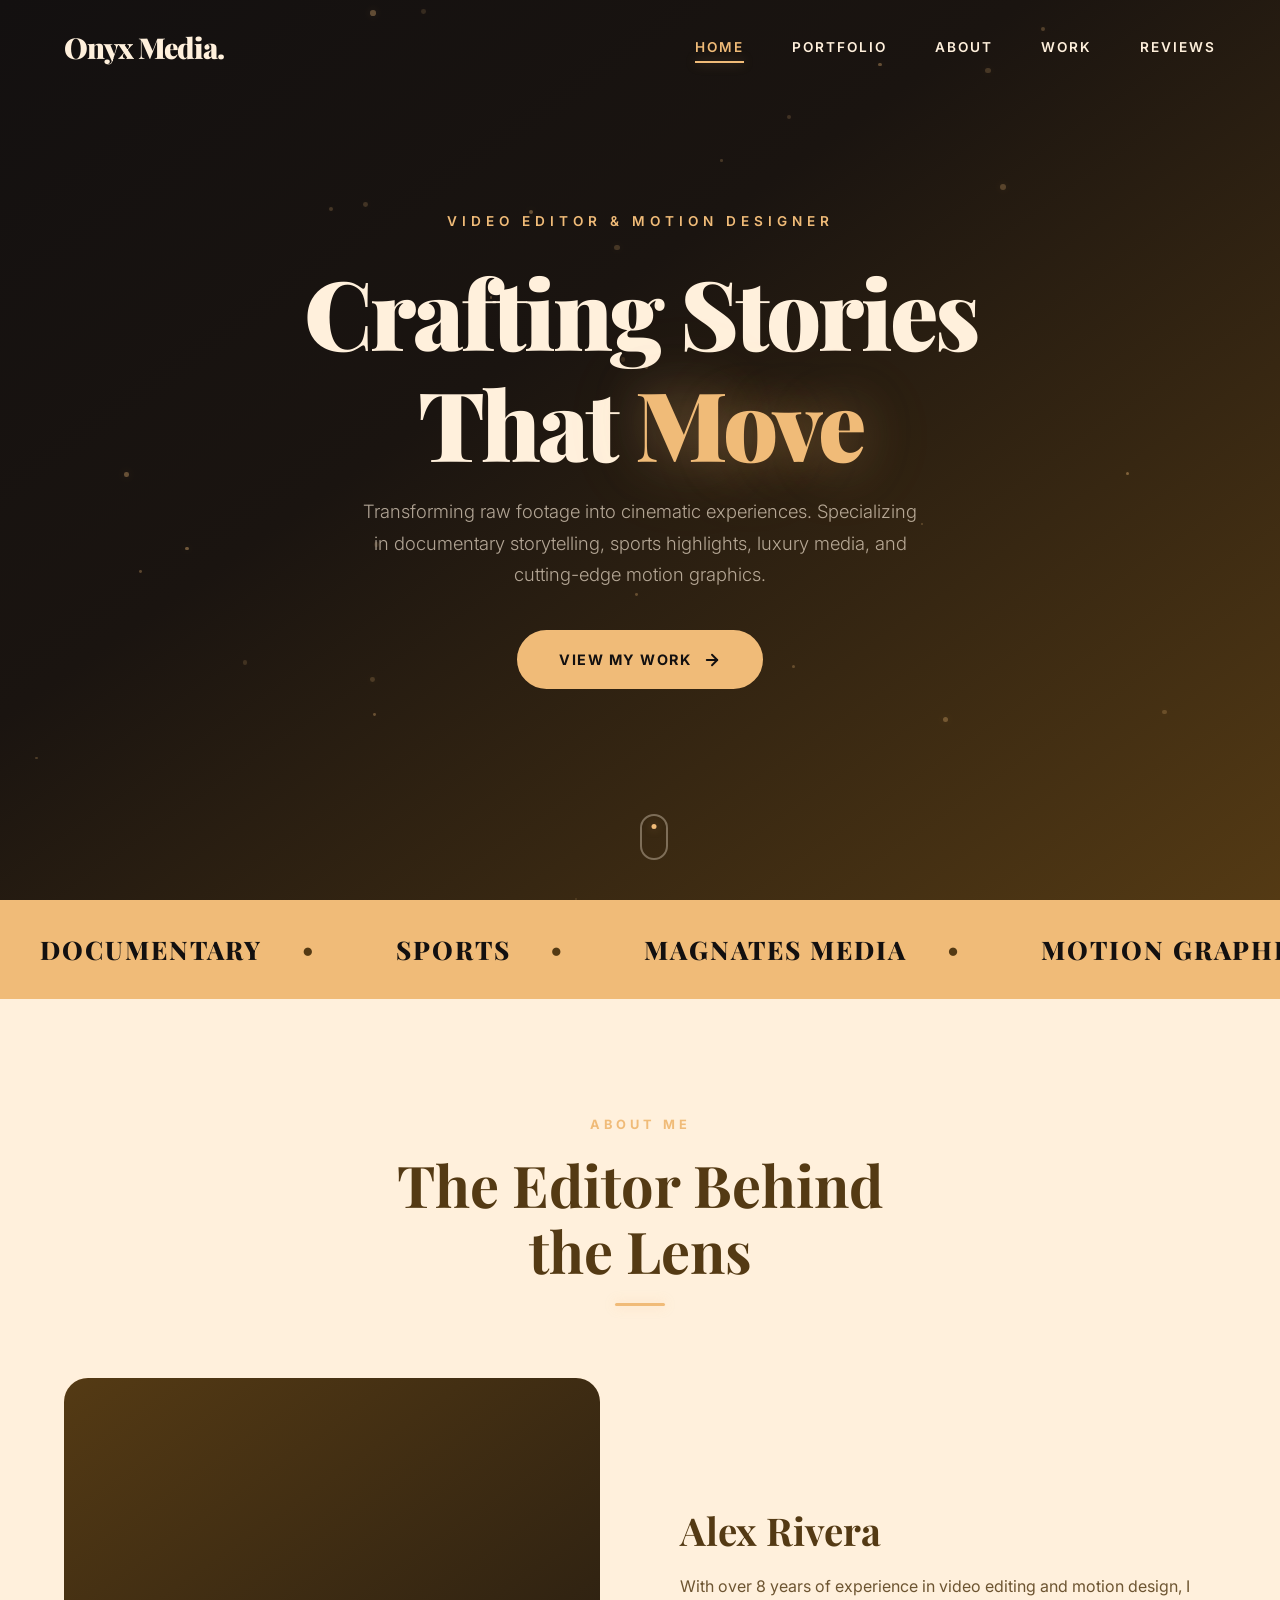
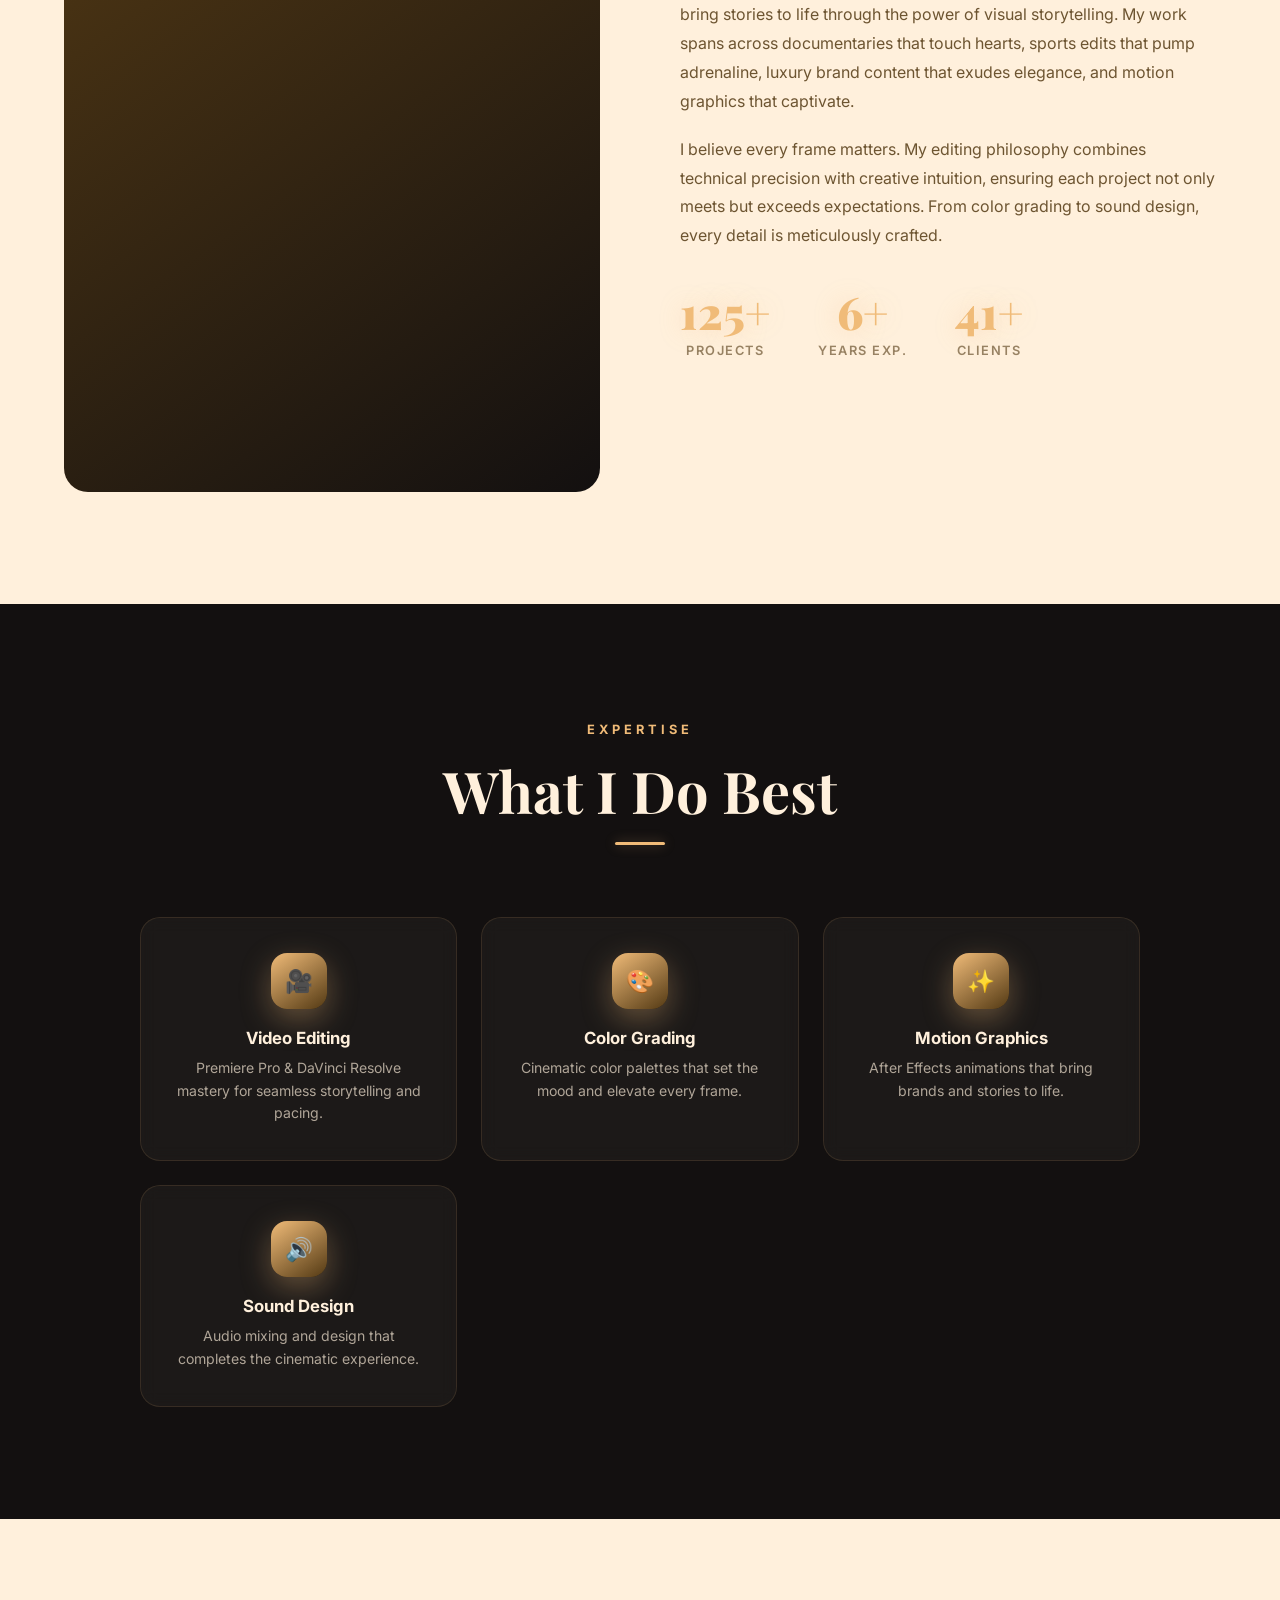
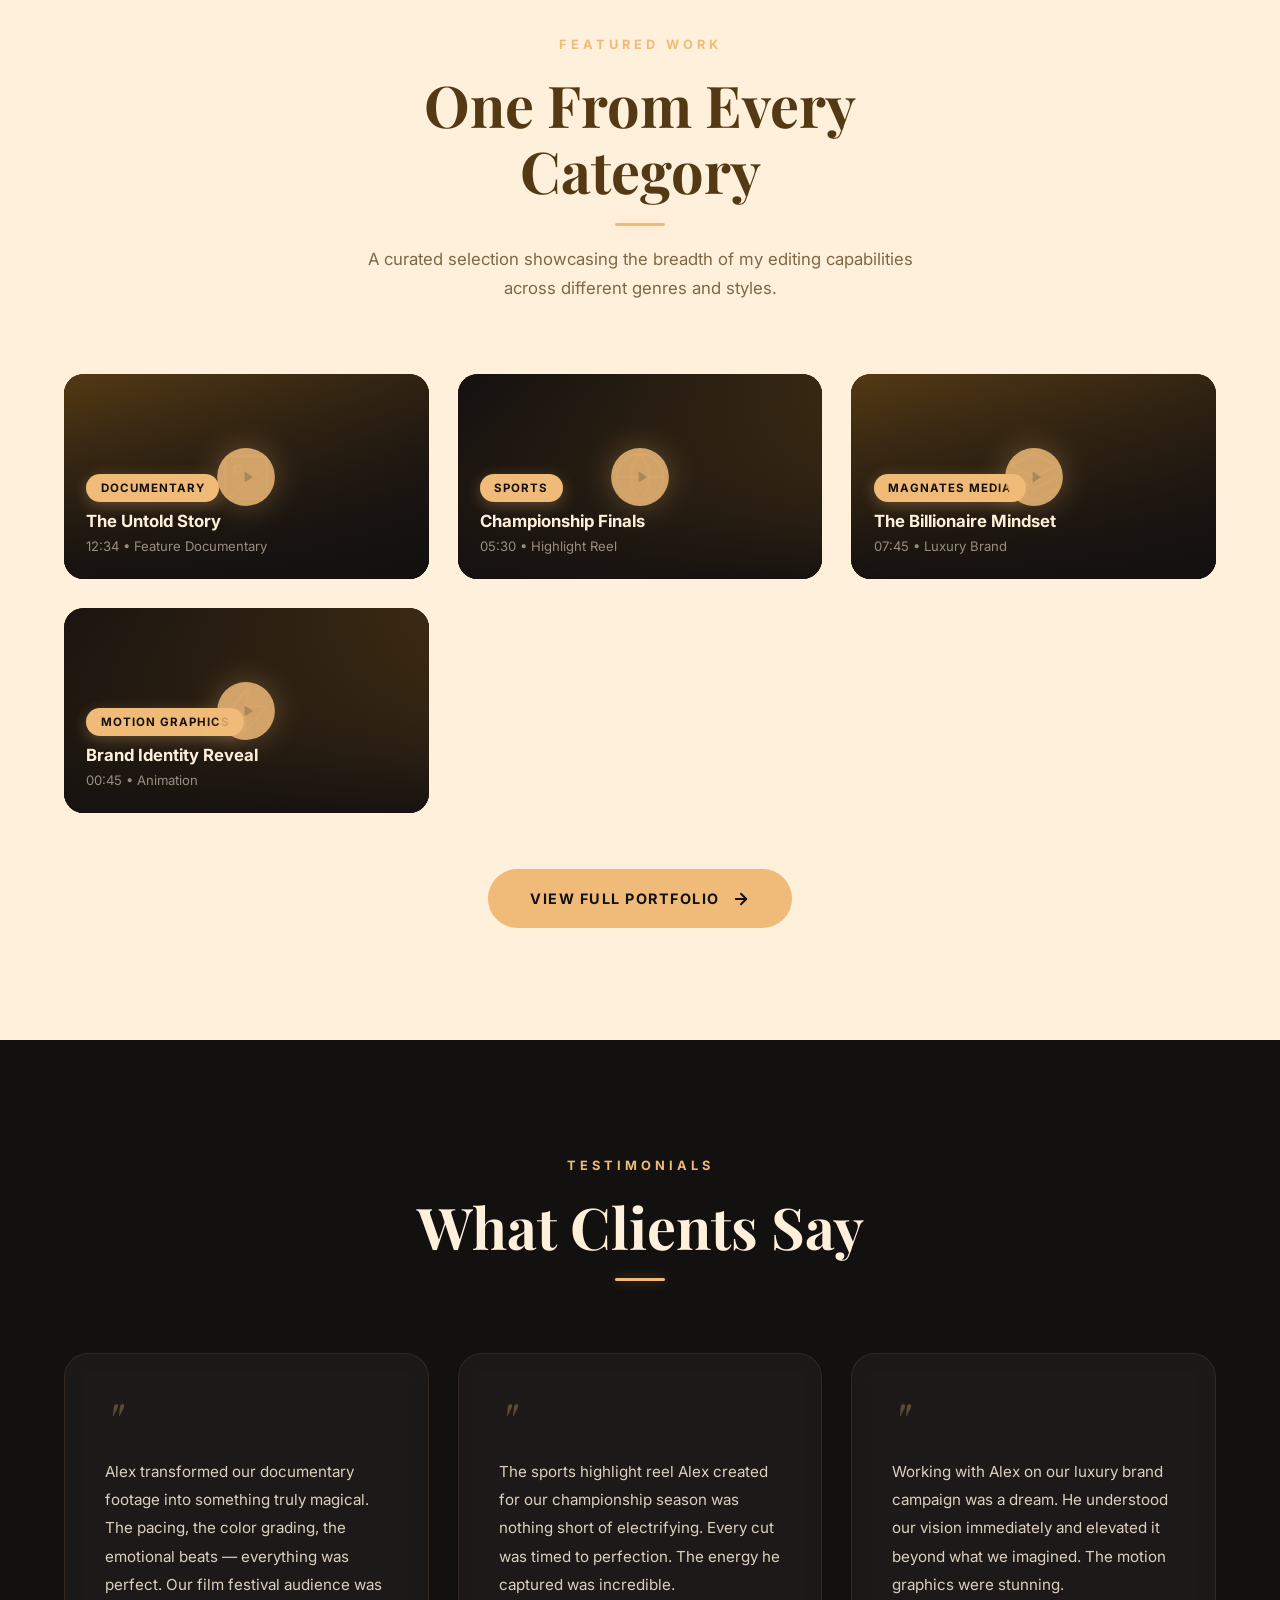
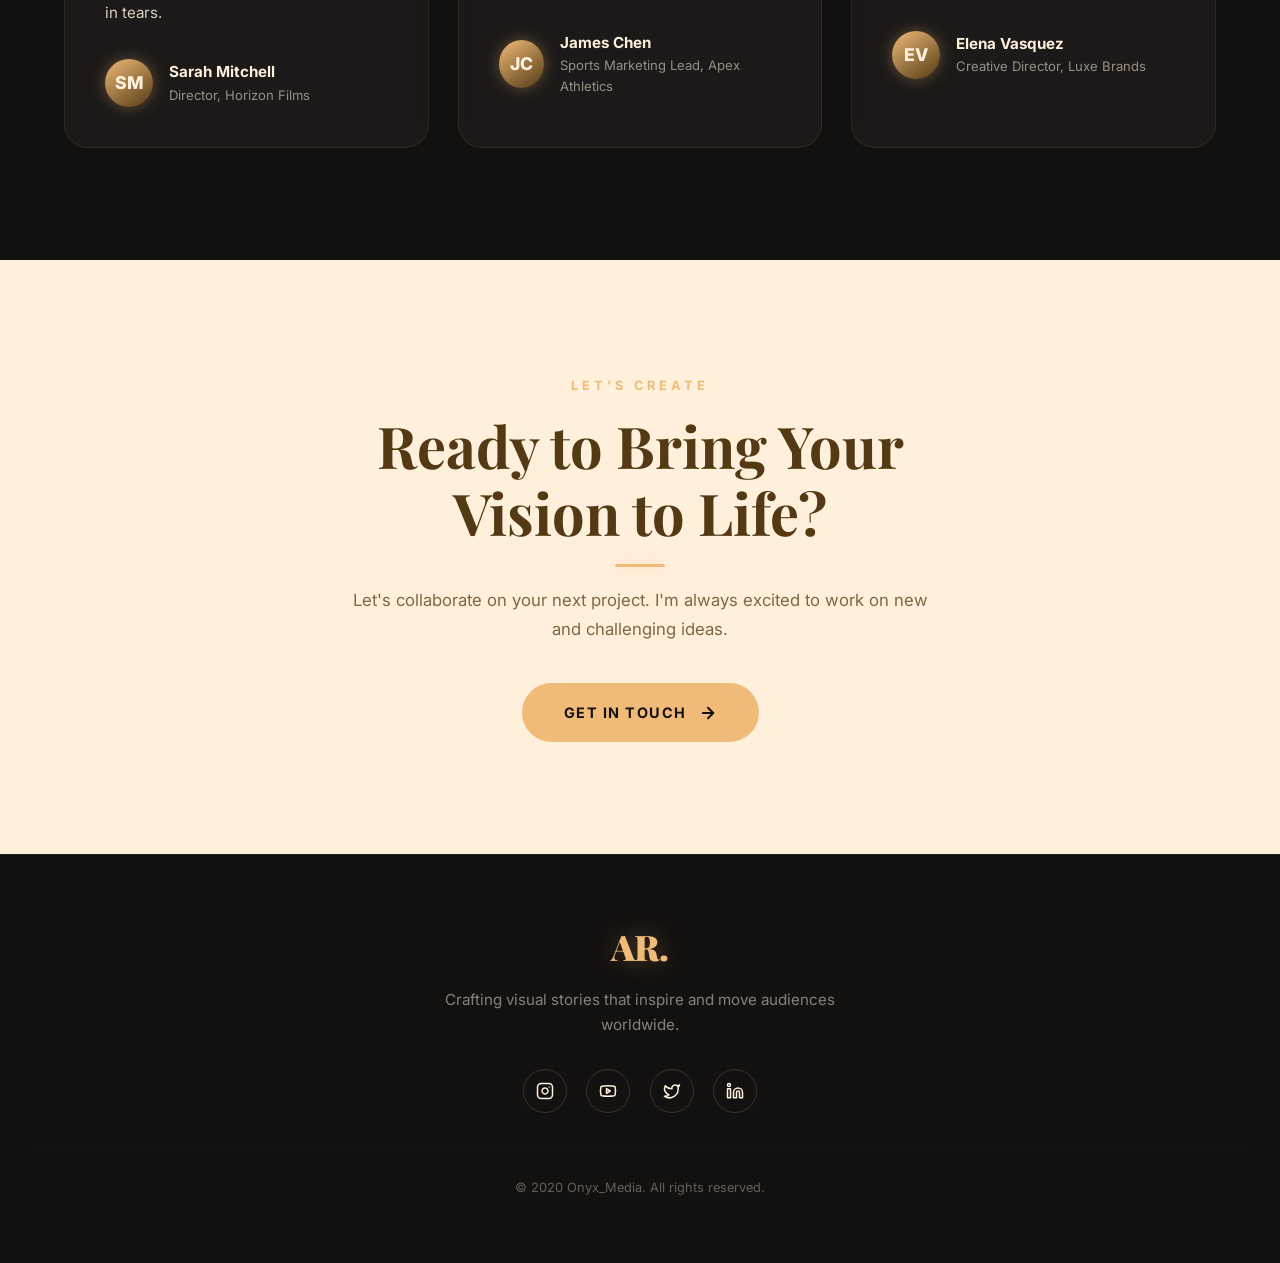
<file: index.html>
<!DOCTYPE html>
<html lang="en">
<head>
<meta charset="UTF-8">
<meta name="viewport" content="width=device-width, initial-scale=1.0">
<title>Muhammad Fahad | Video Editor & Motion Designer</title>
<meta name="description" content="Professional video editing portfolio. Documentary, Sports, Magnates Media, and Motion Graphics.">
<link rel="stylesheet" href="css/styles.css">
</head>
<body>

<nav class="nav">
  <a href="index.html" class="nav-logo">Onyx Media.</a>
  <ul class="nav-links">
    <li><a href="index.html" class="nav-link active">Home</a></li>
    <li><a href="portfolio.html" class="nav-link">Portfolio</a></li>
    <li><a href="#about" class="nav-link">About</a></li>
    <li><a href="#work" class="nav-link">Work</a></li>
    <li><a href="#reviews" class="nav-link">Reviews</a></li>
  </ul>
</nav>

<!-- HERO -->
<section class="hero" id="home">
  <div class="hero-bg"></div>
  <div class="hero-particles"></div>
  <div class="hero-content">
    <p class="hero-subtitle">Video Editor & Motion Designer</p>
    <h1 class="hero-title">Crafting Stories<br>That <span>Move</span></h1>
    <p class="hero-desc">Transforming raw footage into cinematic experiences. Specializing in documentary storytelling, sports highlights, luxury media, and cutting-edge motion graphics.</p>
    <a href="portfolio.html" class="hero-cta">
      <span>View My Work</span>
      <svg width="18" height="18" viewBox="0 0 24 24" fill="none" stroke="currentColor" stroke-width="2.5" stroke-linecap="round" stroke-linejoin="round"><path d="M5 12h14"/><path d="m12 5 7 7-7 7"/></svg>
    </a>
  </div>
  <div class="hero-scroll"><div class="scroll-indicator"></div></div>
</section>

<!-- MARQUEE -->
<div class="marquee-wrap">
  <div class="marquee-track">
    <span class="marquee-item">Documentary<span class="marquee-dot">&#9679;</span></span>
    <span class="marquee-item">Sports<span class="marquee-dot">&#9679;</span></span>
    <span class="marquee-item">Magnates Media<span class="marquee-dot">&#9679;</span></span>
    <span class="marquee-item">Motion Graphics<span class="marquee-dot">&#9679;</span></span>
    <span class="marquee-item">Color Grading<span class="marquee-dot">&#9679;</span></span>
    <span class="marquee-item">Sound Design<span class="marquee-dot">&#9679;</span></span>
    <span class="marquee-item">Documentary<span class="marquee-dot">&#9679;</span></span>
    <span class="marquee-item">Sports<span class="marquee-dot">&#9679;</span></span>
    <span class="marquee-item">Magnates Media<span class="marquee-dot">&#9679;</span></span>
    <span class="marquee-item">Motion Graphics<span class="marquee-dot">&#9679;</span></span>
    <span class="marquee-item">Color Grading<span class="marquee-dot">&#9679;</span></span>
    <span class="marquee-item">Sound Design<span class="marquee-dot">&#9679;</span></span>
  </div>
</div>

<!-- ABOUT -->
<section class="section section-cream" id="about">
  <div class="section-header reveal">
    <span class="section-label">About Me</span>
    <h2 class="section-title">The Editor Behind<br>the Lens</h2>
    <div class="animated-line"></div>
  </div>
  <div class="about-grid">
    <div class="about-image reveal">
      <div class="about-frame">
        <div class="about-frame-inner">
          <div class="about-glow"></div>
          <svg class="about-avatar" viewBox="0 0 24 24" fill="none" stroke="currentColor" stroke-width=".8"><path d="M20 21v-2a4 4 0 0 0-4-4H8a4 4 0 0 0-4 4v2"/><circle cx="12" cy="7" r="4"/></svg>
        </div>
      </div>
    </div>
    <div class="about-content reveal reveal-d2">
      <h3>Alex Rivera</h3>
      <p>With over 8 years of experience in video editing and motion design, I bring stories to life through the power of visual storytelling. My work spans across documentaries that touch hearts, sports edits that pump adrenaline, luxury brand content that exudes elegance, and motion graphics that captivate.</p>
      <p>I believe every frame matters. My editing philosophy combines technical precision with creative intuition, ensuring each project not only meets but exceeds expectations. From color grading to sound design, every detail is meticulously crafted.</p>
      <div class="about-stats">
        <div class="stat-item">
          <div class="stat-num" data-counter="150" data-counter-suffix="+">0</div>
          <div class="stat-label">Projects</div>
        </div>
        <div class="stat-item">
          <div class="stat-num" data-counter="8" data-counter-suffix="+">0</div>
          <div class="stat-label">Years Exp.</div>
        </div>
        <div class="stat-item">
          <div class="stat-num" data-counter="50" data-counter-suffix="+">0</div>
          <div class="stat-label">Clients</div>
        </div>
      </div>
    </div>
  </div>
</section>

<!-- SKILLS -->
<section class="section section-dark">
  <div class="section-header reveal">
    <span class="section-label">Expertise</span>
    <h2 class="section-title">What I Do Best</h2>
    <div class="animated-line"></div>
  </div>
  <div class="skills-grid">
    <div class="skill-card reveal reveal-d1">
      <div class="skill-icon">&#127909;</div>
      <h4>Video Editing</h4>
      <p>Premiere Pro & DaVinci Resolve mastery for seamless storytelling and pacing.</p>
    </div>
    <div class="skill-card reveal reveal-d2">
      <div class="skill-icon">&#127912;</div>
      <h4>Color Grading</h4>
      <p>Cinematic color palettes that set the mood and elevate every frame.</p>
    </div>
    <div class="skill-card reveal reveal-d3">
      <div class="skill-icon">&#10024;</div>
      <h4>Motion Graphics</h4>
      <p>After Effects animations that bring brands and stories to life.</p>
    </div>
    <div class="skill-card reveal reveal-d4">
      <div class="skill-icon">&#128266;</div>
      <h4>Sound Design</h4>
      <p>Audio mixing and design that completes the cinematic experience.</p>
    </div>
  </div>
</section>

<!-- FEATURED WORK -->
<section class="section section-cream" id="work">
  <div class="section-header reveal">
    <span class="section-label">Featured Work</span>
    <h2 class="section-title">One From Every<br>Category</h2>
    <div class="animated-line"></div>
    <p class="section-desc">A curated selection showcasing the breadth of my editing capabilities across different genres and styles.</p>
  </div>
  <div class="video-grid">
    <!-- Documentary -->
    <div class="video-card reveal reveal-d1" data-video-url="https://drive.google.com/file/d/YOUR_DOC_ID_1/preview" data-video-title="The Untold Story" data-video-category="Documentary" data-category="documentary">
      <div class="video-thumb">
        <div class="video-thumb-bg" style="background:linear-gradient(145deg,#543A14,#131010);">
          <svg width="56" height="56" viewBox="0 0 24 24" fill="none" stroke="#F0BB78" stroke-width="1"><rect x="3" y="3" width="18" height="18" rx="2"/><circle cx="8.5" cy="8.5" r="1.5"/><path d="M21 15l-5-5L5 21"/></svg>
        </div>
        <div class="video-overlay">
          <div class="play-btn"><svg viewBox="0 0 24 24"><path d="M8 5v14l11-7z"/></svg></div>
          <span class="video-cat">Documentary</span>
          <h3 class="video-title">The Untold Story</h3>
          <p class="video-meta">12:34 &bull; Feature Documentary</p>
        </div>
      </div>
    </div>
    <!-- Sports -->
    <div class="video-card reveal reveal-d2" data-video-url="https://drive.google.com/file/d/YOUR_SPORT_ID_1/preview" data-video-title="Championship Finals" data-video-category="Sports" data-category="sports">
      <div class="video-thumb">
        <div class="video-thumb-bg" style="background:linear-gradient(145deg,#131010,#543A14);">
          <svg width="56" height="56" viewBox="0 0 24 24" fill="none" stroke="#F0BB78" stroke-width="1"><circle cx="12" cy="12" r="10"/><path d="M12 2a14.5 14.5 0 0 0 0 20 14.5 14.5 0 0 0 0-20"/><path d="M2 12h20"/></svg>
        </div>
        <div class="video-overlay">
          <div class="play-btn"><svg viewBox="0 0 24 24"><path d="M8 5v14l11-7z"/></svg></div>
          <span class="video-cat">Sports</span>
          <h3 class="video-title">Championship Finals</h3>
          <p class="video-meta">05:30 &bull; Highlight Reel</p>
        </div>
      </div>
    </div>
    <!-- Magnates -->
    <div class="video-card reveal reveal-d3" data-video-url="https://drive.google.com/file/d/YOUR_MAG_ID_1/preview" data-video-title="The Billionaire Mindset" data-video-category="Magnates Media" data-category="magnates">
      <div class="video-thumb">
        <div class="video-thumb-bg" style="background:linear-gradient(145deg,#543A14,#1a1410);">
          <svg width="56" height="56" viewBox="0 0 24 24" fill="none" stroke="#F0BB78" stroke-width="1"><path d="M12 2L2 7l10 5 10-5-10-5z"/><path d="M2 17l10 5 10-5"/><path d="M2 12l10 5 10-5"/></svg>
        </div>
        <div class="video-overlay">
          <div class="play-btn"><svg viewBox="0 0 24 24"><path d="M8 5v14l11-7z"/></svg></div>
          <span class="video-cat">Magnates Media</span>
          <h3 class="video-title">The Billionaire Mindset</h3>
          <p class="video-meta">07:45 &bull; Luxury Brand</p>
        </div>
      </div>
    </div>
    <!-- Motion Graphics -->
    <div class="video-card reveal reveal-d4" data-video-url="https://drive.google.com/file/d/YOUR_MG_ID_1/preview" data-video-title="Brand Identity Reveal" data-video-category="Motion Graphics" data-category="motion-graphics">
      <div class="video-thumb">
        <div class="video-thumb-bg" style="background:linear-gradient(145deg,#1a1410,#543A14);">
          <svg width="56" height="56" viewBox="0 0 24 24" fill="none" stroke="#F0BB78" stroke-width="1"><polygon points="13 2 3 14 12 14 11 22 21 10 12 10 13 2"/></svg>
        </div>
        <div class="video-overlay">
          <div class="play-btn"><svg viewBox="0 0 24 24"><path d="M8 5v14l11-7z"/></svg></div>
          <span class="video-cat">Motion Graphics</span>
          <h3 class="video-title">Brand Identity Reveal</h3>
          <p class="video-meta">00:45 &bull; Animation</p>
        </div>
      </div>
    </div>
  </div>
  <div style="text-align:center;margin-top:3.5rem;">
    <a href="portfolio.html" class="hero-cta" style="opacity:1;animation:none;">
      <span>View Full Portfolio</span>
      <svg width="18" height="18" viewBox="0 0 24 24" fill="none" stroke="currentColor" stroke-width="2.5" stroke-linecap="round" stroke-linejoin="round"><path d="M5 12h14"/><path d="m12 5 7 7-7 7"/></svg>
    </a>
  </div>
</section>

<!-- TESTIMONIALS -->
<section class="section section-dark" id="reviews">
  <div class="section-header reveal">
    <span class="section-label">Testimonials</span>
    <h2 class="section-title">What Clients Say</h2>
    <div class="animated-line"></div>
  </div>
  <div class="testimonials-grid">
    <div class="testimonial-card reveal reveal-d1">
      <div class="testimonial-quote">"</div>
      <p class="testimonial-text">Alex transformed our documentary footage into something truly magical. The pacing, the color grading, the emotional beats &mdash; everything was perfect. Our film festival audience was in tears.</p>
      <div class="testimonial-author">
        <div class="testimonial-avatar">SM</div>
        <div>
          <div class="testimonial-name">Sarah Mitchell</div>
          <div class="testimonial-role">Director, Horizon Films</div>
        </div>
      </div>
    </div>
    <div class="testimonial-card reveal reveal-d2">
      <div class="testimonial-quote">"</div>
      <p class="testimonial-text">The sports highlight reel Alex created for our championship season was nothing short of electrifying. Every cut was timed to perfection. The energy he captured was incredible.</p>
      <div class="testimonial-author">
        <div class="testimonial-avatar">JC</div>
        <div>
          <div class="testimonial-name">James Chen</div>
          <div class="testimonial-role">Sports Marketing Lead, Apex Athletics</div>
        </div>
      </div>
    </div>
    <div class="testimonial-card reveal reveal-d3">
      <div class="testimonial-quote">"</div>
      <p class="testimonial-text">Working with Alex on our luxury brand campaign was a dream. He understood our vision immediately and elevated it beyond what we imagined. The motion graphics were stunning.</p>
      <div class="testimonial-author">
        <div class="testimonial-avatar">EV</div>
        <div>
          <div class="testimonial-name">Elena Vasquez</div>
          <div class="testimonial-role">Creative Director, Luxe Brands</div>
        </div>
      </div>
    </div>
  </div>
</section>

<!-- CTA -->
<section class="section section-cream" style="text-align:center;">
  <div class="reveal">
    <span class="section-label">Let's Create</span>
    <h2 class="section-title">Ready to Bring Your<br>Vision to Life?</h2>
    <div class="animated-line"></div>
    <p class="section-desc" style="margin-bottom:2.5rem;">Let's collaborate on your next project. I'm always excited to work on new and challenging ideas.</p>
    <a href="mailto:alex.rivera@example.com" class="hero-cta" style="opacity:1;animation:none;">
      <span>Get In Touch</span>
      <svg width="18" height="18" viewBox="0 0 24 24" fill="none" stroke="currentColor" stroke-width="2.5" stroke-linecap="round" stroke-linejoin="round"><path d="M5 12h14"/><path d="m12 5 7 7-7 7"/></svg>
    </a>
  </div>
</section>

<!-- FOOTER -->
<footer class="footer">
  <div class="footer-logo">AR.</div>
  <p class="footer-text">Crafting visual stories that inspire and move audiences worldwide.</p>
  <div class="footer-social">
    <a href="#" class="social-link" aria-label="Instagram"><svg width="18" height="18" viewBox="0 0 24 24" fill="none" stroke="currentColor" stroke-width="2" stroke-linecap="round" stroke-linejoin="round"><rect x="2" y="2" width="20" height="20" rx="5"/><path d="M16 11.37A4 4 0 1 1 12.63 8 4 4 0 0 1 16 11.37z"/><line x1="17.5" y1="6.5" x2="17.51" y2="6.5"/></svg></a>
    <a href="#" class="social-link" aria-label="YouTube"><svg width="18" height="18" viewBox="0 0 24 24" fill="none" stroke="currentColor" stroke-width="2" stroke-linecap="round" stroke-linejoin="round"><path d="M2.5 17a24.12 24.12 0 0 1 0-10 2 2 0 0 1 1.4-1.4 49.56 49.56 0 0 1 16.2 0A2 2 0 0 1 21.5 7a24.12 24.12 0 0 1 0 10 2 2 0 0 1-1.4 1.4 49.55 49.55 0 0 1-16.2 0A2 2 0 0 1 2.5 17"/><path d="m10 15 5-3-5-3z"/></svg></a>
    <a href="#" class="social-link" aria-label="Twitter"><svg width="18" height="18" viewBox="0 0 24 24" fill="none" stroke="currentColor" stroke-width="2" stroke-linecap="round" stroke-linejoin="round"><path d="M22 4s-.7 2.1-2 3.4c1.6 10-9.4 17.3-18 11.6 2.2.1 4.4-.6 6-2C3 15.5.5 9.6 3 5c2.2 2.6 5.6 4.1 9 4-.9-4.2 4-6.6 7-3.8 1.1 0 3-1.2 3-1.2z"/></svg></a>
    <a href="#" class="social-link" aria-label="LinkedIn"><svg width="18" height="18" viewBox="0 0 24 24" fill="none" stroke="currentColor" stroke-width="2" stroke-linecap="round" stroke-linejoin="round"><path d="M16 8a6 6 0 0 1 6 6v7h-4v-7a2 2 0 0 0-2-2 2 2 0 0 0-2 2v7h-4v-7a6 6 0 0 1 6-6z"/><rect x="2" y="9" width="4" height="12"/><circle cx="4" cy="4" r="2"/></svg></a>
  </div>
  <div class="footer-bottom">&copy; 2020 Onyx_Media. All rights reserved.</div>
</footer>

<!-- VIDEO MODAL -->
<div class="video-modal" id="videoModal">
  <div class="modal-backdrop"></div>
  <div class="modal-content">
    <button class="modal-close" aria-label="Close video">
      <svg viewBox="0 0 24 24" fill="none" stroke="currentColor" stroke-width="2.5" stroke-linecap="round" stroke-linejoin="round"><line x1="18" y1="6" x2="6" y2="18"/><line x1="6" y1="6" x2="18" y2="18"/></svg>
    </button>
    <div class="modal-video"></div>
    <div class="modal-info">
      <h3>Video Title</h3>
      <p>Category</p>
    </div>
  </div>
</div>

<script src="js/video-config.js"></script>
<script src="js/main.js"></script>
</body>
</html>
</file>
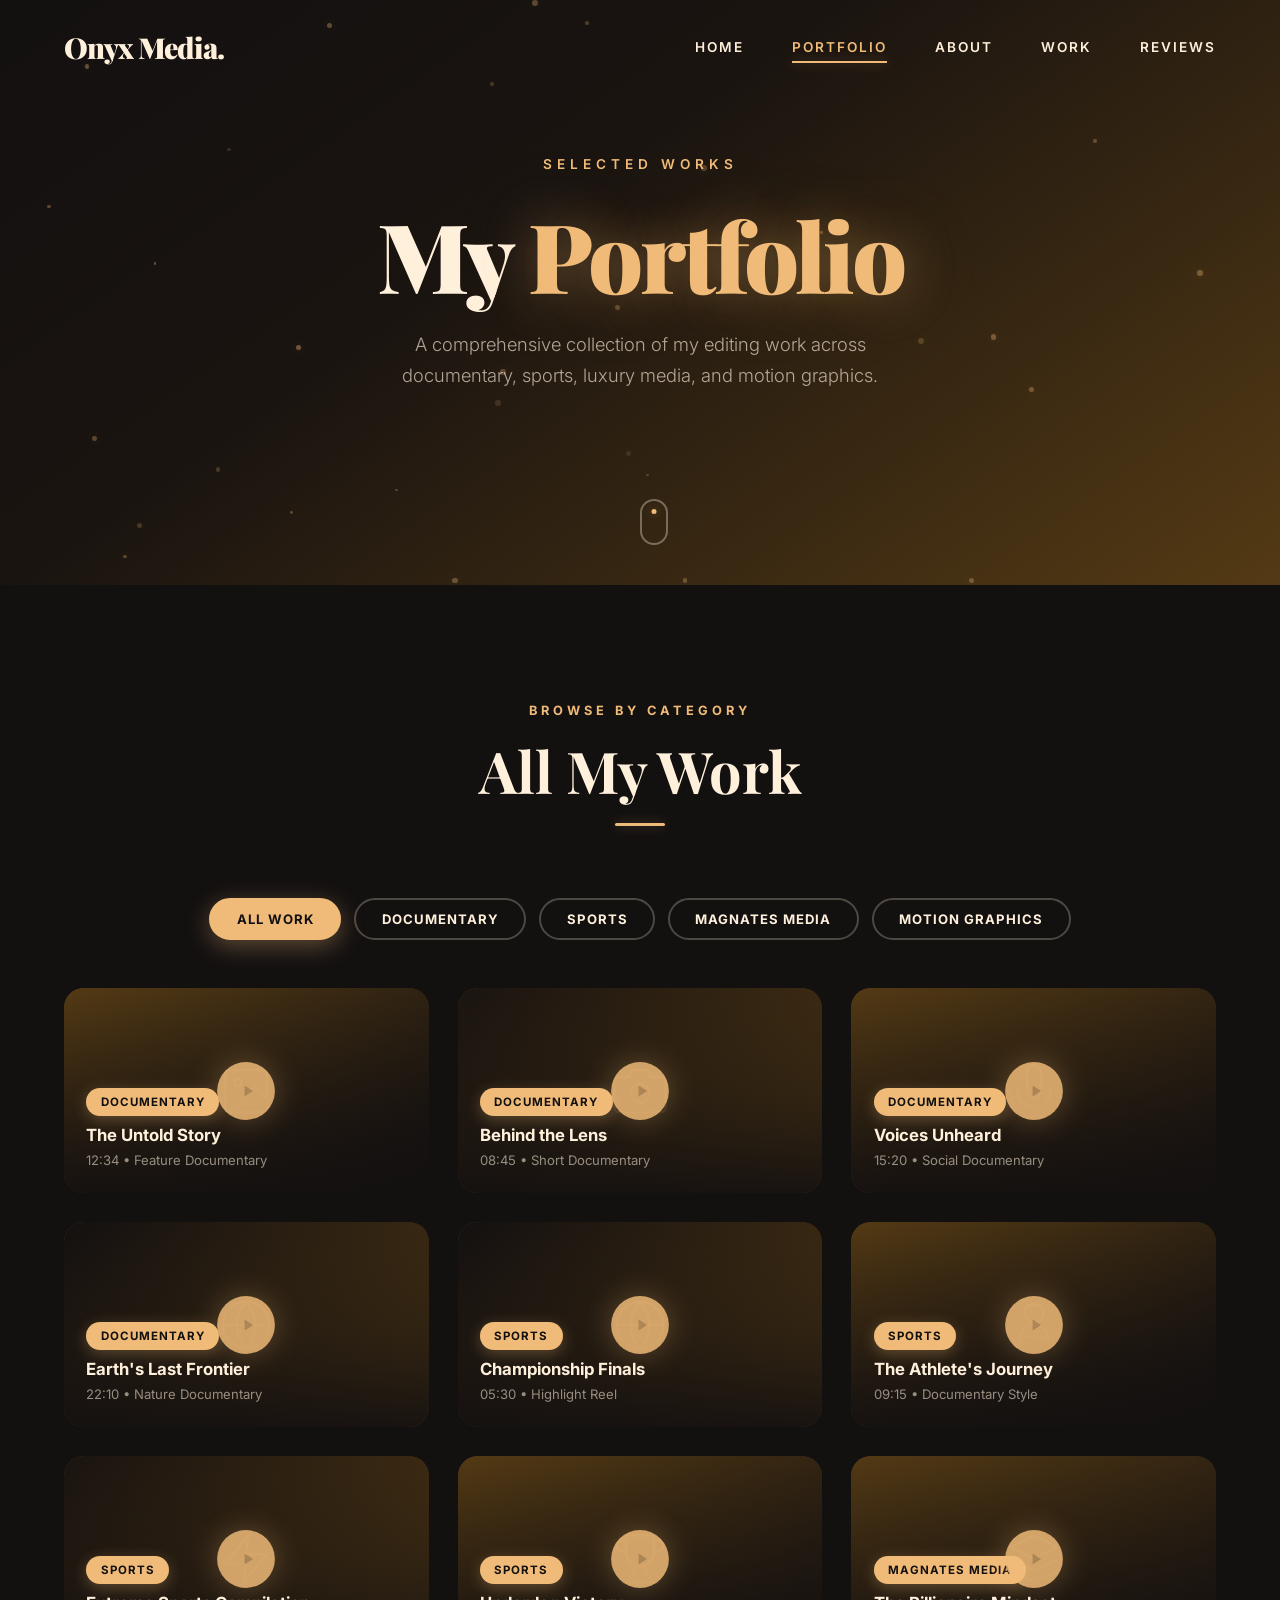
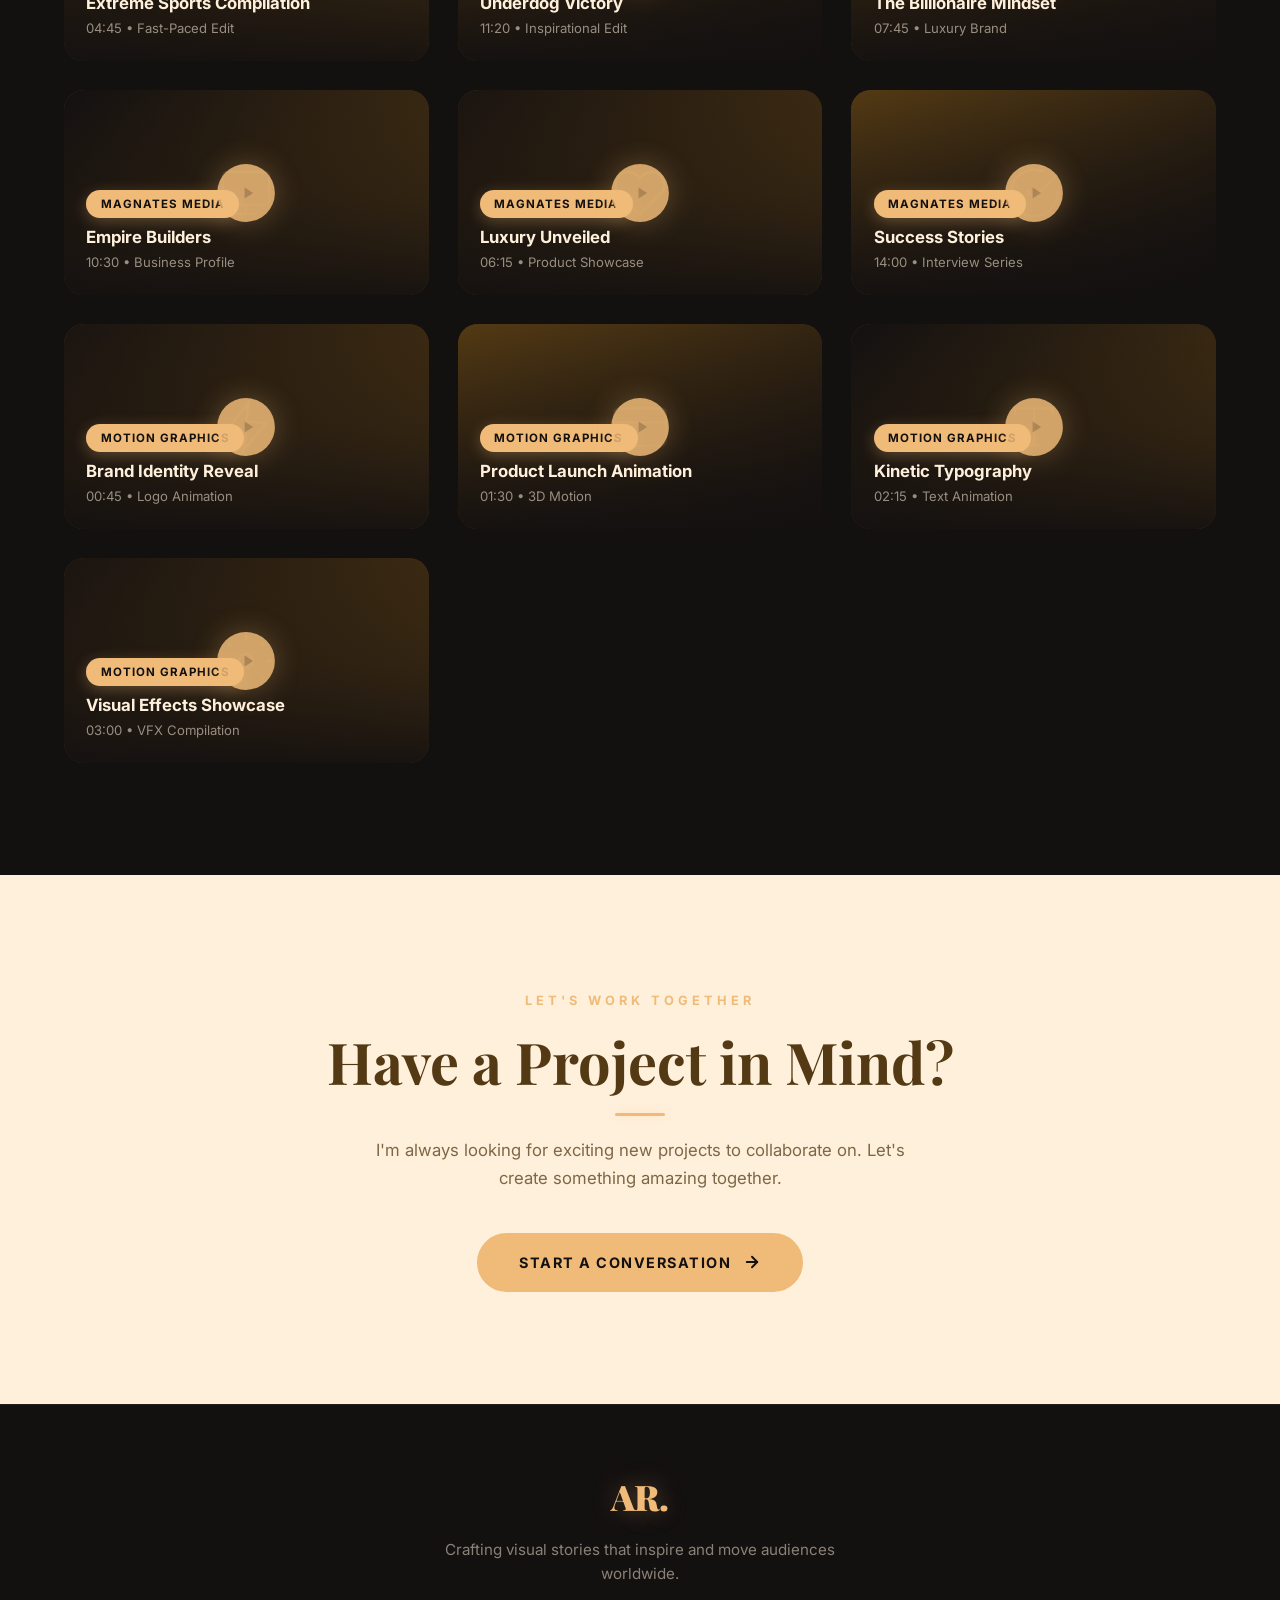
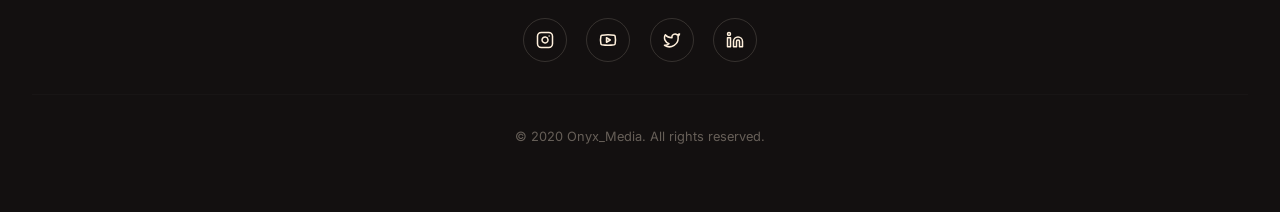
<file: portfolio.html>
<!DOCTYPE html>
<html lang="en">
<head>
<meta charset="UTF-8">
<meta name="viewport" content="width=device-width, initial-scale=1.0">
<title>Portfolio | Muhammad Fahad - Video Editor</title>
<meta name="description" content="Browse my complete video editing portfolio. Documentary, Sports, Magnates Media, and Motion Graphics.">
<link rel="stylesheet" href="css/styles.css">
</head>
<body>

<nav class="nav">
  <a href="index.html" class="nav-logo">Onyx Media.</a>
  <ul class="nav-links">
    <li><a href="index.html" class="nav-link">Home</a></li>
    <li><a href="portfolio.html" class="nav-link active">Portfolio</a></li>
    <li><a href="index.html#about" class="nav-link">About</a></li>
    <li><a href="index.html#work" class="nav-link">Work</a></li>
    <li><a href="index.html#reviews" class="nav-link">Reviews</a></li>
  </ul>
</nav>

<!-- HERO -->
<section class="hero" style="min-height:65vh;">
  <div class="hero-bg"></div>
  <div class="hero-particles"></div>
  <div class="hero-content">
    <p class="hero-subtitle">Selected Works</p>
    <h1 class="hero-title">My <span>Portfolio</span></h1>
    <p class="hero-desc">A comprehensive collection of my editing work across documentary, sports, luxury media, and motion graphics.</p>
  </div>
  <div class="hero-scroll"><div class="scroll-indicator"></div></div>
</section>

<!-- PORTFOLIO -->
<section class="section section-dark" id="portfolio">
  <div class="section-header reveal">
    <span class="section-label">Browse by Category</span>
    <h2 class="section-title">All My Work</h2>
    <div class="animated-line"></div>
  </div>

  <div class="filter-wrap reveal">
    <button class="filter-btn active" data-filter="all">All Work</button>
    <button class="filter-btn" data-filter="documentary">Documentary</button>
    <button class="filter-btn" data-filter="sports">Sports</button>
    <button class="filter-btn" data-filter="magnates">Magnates Media</button>
    <button class="filter-btn" data-filter="motion-graphics">Motion Graphics</button>
  </div>

  <div class="video-grid" id="portfolioGrid">

    <!-- ===== DOCUMENTARY ===== -->
    <div class="video-card reveal" data-video-url="https://drive.google.com/file/d/YOUR_DOC_ID_1/preview" data-video-title="The Untold Story" data-video-category="Documentary" data-category="documentary">
      <div class="video-thumb">
        <div class="video-thumb-bg" style="background:linear-gradient(145deg,#543A14,#131010);">
          <svg width="56" height="56" viewBox="0 0 24 24" fill="none" stroke="#F0BB78" stroke-width="1"><rect x="3" y="3" width="18" height="18" rx="2"/><circle cx="8.5" cy="8.5" r="1.5"/><path d="M21 15l-5-5L5 21"/></svg>
        </div>
        <div class="video-overlay">
          <div class="play-btn"><svg viewBox="0 0 24 24"><path d="M8 5v14l11-7z"/></svg></div>
          <span class="video-cat">Documentary</span>
          <h3 class="video-title">The Untold Story</h3>
          <p class="video-meta">12:34 &bull; Feature Documentary</p>
        </div>
      </div>
    </div>

    <div class="video-card reveal" data-video-url="https://drive.google.com/file/d/YOUR_DOC_ID_2/preview" data-video-title="Behind the Lens" data-video-category="Documentary" data-category="documentary">
      <div class="video-thumb">
        <div class="video-thumb-bg" style="background:linear-gradient(145deg,#1a1410,#543A14);">
          <svg width="56" height="56" viewBox="0 0 24 24" fill="none" stroke="#F0BB78" stroke-width="1"><path d="M23 19a2 2 0 0 1-2 2H3a2 2 0 0 1-2-2V8a2 2 0 0 1 2-2h4l2-3h6l2 3h4a2 2 0 0 1 2 2z"/><circle cx="12" cy="13" r="4"/></svg>
        </div>
        <div class="video-overlay">
          <div class="play-btn"><svg viewBox="0 0 24 24"><path d="M8 5v14l11-7z"/></svg></div>
          <span class="video-cat">Documentary</span>
          <h3 class="video-title">Behind the Lens</h3>
          <p class="video-meta">08:45 &bull; Short Documentary</p>
        </div>
      </div>
    </div>

    <div class="video-card reveal" data-video-url="https://drive.google.com/file/d/YOUR_DOC_ID_3/preview" data-video-title="Voices Unheard" data-video-category="Documentary" data-category="documentary">
      <div class="video-thumb">
        <div class="video-thumb-bg" style="background:linear-gradient(145deg,#543A14,#1a1410);">
          <svg width="56" height="56" viewBox="0 0 24 24" fill="none" stroke="#F0BB78" stroke-width="1"><path d="M12 1a3 3 0 0 0-3 3v8a3 3 0 0 0 6 0V4a3 3 0 0 0-3-3z"/><path d="M19 10v2a7 7 0 0 1-14 0v-2"/><line x1="12" y1="19" x2="12" y2="23"/><line x1="8" y1="23" x2="16" y2="23"/></svg>
        </div>
        <div class="video-overlay">
          <div class="play-btn"><svg viewBox="0 0 24 24"><path d="M8 5v14l11-7z"/></svg></div>
          <span class="video-cat">Documentary</span>
          <h3 class="video-title">Voices Unheard</h3>
          <p class="video-meta">15:20 &bull; Social Documentary</p>
        </div>
      </div>
    </div>

    <div class="video-card reveal" data-video-url="https://drive.google.com/file/d/YOUR_DOC_ID_4/preview" data-video-title="Earth's Last Frontier" data-video-category="Documentary" data-category="documentary">
      <div class="video-thumb">
        <div class="video-thumb-bg" style="background:linear-gradient(145deg,#131010,#543A14);">
          <svg width="56" height="56" viewBox="0 0 24 24" fill="none" stroke="#F0BB78" stroke-width="1"><circle cx="12" cy="12" r="10"/><line x1="2" y1="12" x2="22" y2="12"/><path d="M12 2a15.3 15.3 0 0 1 4 10 15.3 15.3 0 0 1-4 10 15.3 15.3 0 0 1-4-10 15.3 15.3 0 0 1 4-10z"/></svg>
        </div>
        <div class="video-overlay">
          <div class="play-btn"><svg viewBox="0 0 24 24"><path d="M8 5v14l11-7z"/></svg></div>
          <span class="video-cat">Documentary</span>
          <h3 class="video-title">Earth's Last Frontier</h3>
          <p class="video-meta">22:10 &bull; Nature Documentary</p>
        </div>
      </div>
    </div>

    <!-- ===== SPORTS ===== -->
    <div class="video-card reveal" data-video-url="https://drive.google.com/file/d/YOUR_SPORT_ID_1/preview" data-video-title="Championship Finals" data-video-category="Sports" data-category="sports">
      <div class="video-thumb">
        <div class="video-thumb-bg" style="background:linear-gradient(145deg,#131010,#543A14);">
          <svg width="56" height="56" viewBox="0 0 24 24" fill="none" stroke="#F0BB78" stroke-width="1"><circle cx="12" cy="12" r="10"/><path d="M12 2a14.5 14.5 0 0 0 0 20 14.5 14.5 0 0 0 0-20"/><path d="M2 12h20"/></svg>
        </div>
        <div class="video-overlay">
          <div class="play-btn"><svg viewBox="0 0 24 24"><path d="M8 5v14l11-7z"/></svg></div>
          <span class="video-cat">Sports</span>
          <h3 class="video-title">Championship Finals</h3>
          <p class="video-meta">05:30 &bull; Highlight Reel</p>
        </div>
      </div>
    </div>

    <div class="video-card reveal" data-video-url="https://drive.google.com/file/d/YOUR_SPORT_ID_2/preview" data-video-title="The Athlete's Journey" data-video-category="Sports" data-category="sports">
      <div class="video-thumb">
        <div class="video-thumb-bg" style="background:linear-gradient(145deg,#543A14,#131010);">
          <svg width="56" height="56" viewBox="0 0 24 24" fill="none" stroke="#F0BB78" stroke-width="1"><path d="M6.5 17h11"/><path d="M6 20v-2a6 6 0 1 1 12 0v2"/><circle cx="12" cy="7" r="4"/></svg>
        </div>
        <div class="video-overlay">
          <div class="play-btn"><svg viewBox="0 0 24 24"><path d="M8 5v14l11-7z"/></svg></div>
          <span class="video-cat">Sports</span>
          <h3 class="video-title">The Athlete's Journey</h3>
          <p class="video-meta">09:15 &bull; Documentary Style</p>
        </div>
      </div>
    </div>

    <div class="video-card reveal" data-video-url="https://drive.google.com/file/d/YOUR_SPORT_ID_3/preview" data-video-title="Extreme Sports Compilation" data-video-category="Sports" data-category="sports">
      <div class="video-thumb">
        <div class="video-thumb-bg" style="background:linear-gradient(145deg,#1a1410,#543A14);">
          <svg width="56" height="56" viewBox="0 0 24 24" fill="none" stroke="#F0BB78" stroke-width="1"><polygon points="13 2 3 14 12 14 11 22 21 10 12 10 13 2"/></svg>
        </div>
        <div class="video-overlay">
          <div class="play-btn"><svg viewBox="0 0 24 24"><path d="M8 5v14l11-7z"/></svg></div>
          <span class="video-cat">Sports</span>
          <h3 class="video-title">Extreme Sports Compilation</h3>
          <p class="video-meta">04:45 &bull; Fast-Paced Edit</p>
        </div>
      </div>
    </div>

    <div class="video-card reveal" data-video-url="https://drive.google.com/file/d/YOUR_SPORT_ID_4/preview" data-video-title="Underdog Victory" data-video-category="Sports" data-category="sports">
      <div class="video-thumb">
        <div class="video-thumb-bg" style="background:linear-gradient(145deg,#543A14,#1a1410);">
          <svg width="56" height="56" viewBox="0 0 24 24" fill="none" stroke="#F0BB78" stroke-width="1"><path d="M6 9H4.5a2.5 2.5 0 0 1 0-5H6"/><path d="M18 9h1.5a2.5 2.5 0 0 0 0-5H18"/><path d="M4 22h16"/><path d="M10 14.66V17c0 .55-.47.98-.97 1.21C7.85 18.75 7 20.24 7 22"/><path d="M14 14.66V17c0 .55.47.98.97 1.21C16.15 18.75 17 20.24 17 22"/><path d="M18 2H6v7a6 6 0 0 0 12 0V2Z"/></svg>
        </div>
        <div class="video-overlay">
          <div class="play-btn"><svg viewBox="0 0 24 24"><path d="M8 5v14l11-7z"/></svg></div>
          <span class="video-cat">Sports</span>
          <h3 class="video-title">Underdog Victory</h3>
          <p class="video-meta">11:20 &bull; Inspirational Edit</p>
        </div>
      </div>
    </div>

    <!-- ===== MAGNATES MEDIA ===== -->
    <div class="video-card reveal" data-video-url="https://drive.google.com/file/d/YOUR_MAG_ID_1/preview" data-video-title="The Billionaire Mindset" data-video-category="Magnates Media" data-category="magnates">
      <div class="video-thumb">
        <div class="video-thumb-bg" style="background:linear-gradient(145deg,#543A14,#1a1410);">
          <svg width="56" height="56" viewBox="0 0 24 24" fill="none" stroke="#F0BB78" stroke-width="1"><path d="M12 2L2 7l10 5 10-5-10-5z"/><path d="M2 17l10 5 10-5"/><path d="M2 12l10 5 10-5"/></svg>
        </div>
        <div class="video-overlay">
          <div class="play-btn"><svg viewBox="0 0 24 24"><path d="M8 5v14l11-7z"/></svg></div>
          <span class="video-cat">Magnates Media</span>
          <h3 class="video-title">The Billionaire Mindset</h3>
          <p class="video-meta">07:45 &bull; Luxury Brand</p>
        </div>
      </div>
    </div>

    <div class="video-card reveal" data-video-url="https://drive.google.com/file/d/YOUR_MAG_ID_2/preview" data-video-title="Empire Builders" data-video-category="Magnates Media" data-category="magnates">
      <div class="video-thumb">
        <div class="video-thumb-bg" style="background:linear-gradient(145deg,#131010,#543A14);">
          <svg width="56" height="56" viewBox="0 0 24 24" fill="none" stroke="#F0BB78" stroke-width="1"><rect x="2" y="3" width="20" height="14" rx="2" ry="2"/><line x1="8" y1="21" x2="16" y2="21"/><line x1="12" y1="17" x2="12" y2="21"/></svg>
        </div>
        <div class="video-overlay">
          <div class="play-btn"><svg viewBox="0 0 24 24"><path d="M8 5v14l11-7z"/></svg></div>
          <span class="video-cat">Magnates Media</span>
          <h3 class="video-title">Empire Builders</h3>
          <p class="video-meta">10:30 &bull; Business Profile</p>
        </div>
      </div>
    </div>

    <div class="video-card reveal" data-video-url="https://drive.google.com/file/d/YOUR_MAG_ID_3/preview" data-video-title="Luxury Unveiled" data-video-category="Magnates Media" data-category="magnates">
      <div class="video-thumb">
        <div class="video-thumb-bg" style="background:linear-gradient(145deg,#1a1410,#543A14);">
          <svg width="56" height="56" viewBox="0 0 24 24" fill="none" stroke="#F0BB78" stroke-width="1"><path d="M20.84 4.61a5.5 5.5 0 0 0-7.78 0L12 5.67l-1.06-1.06a5.5 5.5 0 0 0-7.78 7.78l1.06 1.06L12 21.23l7.78-7.78 1.06-1.06a5.5 5.5 0 0 0 0-7.78z"/></svg>
        </div>
        <div class="video-overlay">
          <div class="play-btn"><svg viewBox="0 0 24 24"><path d="M8 5v14l11-7z"/></svg></div>
          <span class="video-cat">Magnates Media</span>
          <h3 class="video-title">Luxury Unveiled</h3>
          <p class="video-meta">06:15 &bull; Product Showcase</p>
        </div>
      </div>
    </div>

    <div class="video-card reveal" data-video-url="https://drive.google.com/file/d/YOUR_MAG_ID_4/preview" data-video-title="Success Stories" data-video-category="Magnates Media" data-category="magnates">
      <div class="video-thumb">
        <div class="video-thumb-bg" style="background:linear-gradient(145deg,#543A14,#131010);">
          <svg width="56" height="56" viewBox="0 0 24 24" fill="none" stroke="#F0BB78" stroke-width="1"><path d="M22 11.08V12a10 10 0 1 1-5.93-9.14"/><polyline points="22 4 12 14.01 9 11.01"/></svg>
        </div>
        <div class="video-overlay">
          <div class="play-btn"><svg viewBox="0 0 24 24"><path d="M8 5v14l11-7z"/></svg></div>
          <span class="video-cat">Magnates Media</span>
          <h3 class="video-title">Success Stories</h3>
          <p class="video-meta">14:00 &bull; Interview Series</p>
        </div>
      </div>
    </div>

    <!-- ===== MOTION GRAPHICS ===== -->
    <div class="video-card reveal" data-video-url="https://drive.google.com/file/d/YOUR_MG_ID_1/preview" data-video-title="Brand Identity Reveal" data-video-category="Motion Graphics" data-category="motion-graphics">
      <div class="video-thumb">
        <div class="video-thumb-bg" style="background:linear-gradient(145deg,#1a1410,#543A14);">
          <svg width="56" height="56" viewBox="0 0 24 24" fill="none" stroke="#F0BB78" stroke-width="1"><polygon points="13 2 3 14 12 14 11 22 21 10 12 10 13 2"/></svg>
        </div>
        <div class="video-overlay">
          <div class="play-btn"><svg viewBox="0 0 24 24"><path d="M8 5v14l11-7z"/></svg></div>
          <span class="video-cat">Motion Graphics</span>
          <h3 class="video-title">Brand Identity Reveal</h3>
          <p class="video-meta">00:45 &bull; Logo Animation</p>
        </div>
      </div>
    </div>

    <div class="video-card reveal" data-video-url="https://drive.google.com/file/d/YOUR_MG_ID_2/preview" data-video-title="Product Launch Animation" data-video-category="Motion Graphics" data-category="motion-graphics">
      <div class="video-thumb">
        <div class="video-thumb-bg" style="background:linear-gradient(145deg,#543A14,#1a1410);">
          <svg width="56" height="56" viewBox="0 0 24 24" fill="none" stroke="#F0BB78" stroke-width="1"><rect x="1" y="4" width="22" height="16" rx="2" ry="2"/><line x1="1" y1="10" x2="23" y2="10"/></svg>
        </div>
        <div class="video-overlay">
          <div class="play-btn"><svg viewBox="0 0 24 24"><path d="M8 5v14l11-7z"/></svg></div>
          <span class="video-cat">Motion Graphics</span>
          <h3 class="video-title">Product Launch Animation</h3>
          <p class="video-meta">01:30 &bull; 3D Motion</p>
        </div>
      </div>
    </div>

    <div class="video-card reveal" data-video-url="https://drive.google.com/file/d/YOUR_MG_ID_3/preview" data-video-title="Kinetic Typography" data-video-category="Motion Graphics" data-category="motion-graphics">
      <div class="video-thumb">
        <div class="video-thumb-bg" style="background:linear-gradient(145deg,#131010,#543A14);">
          <svg width="56" height="56" viewBox="0 0 24 24" fill="none" stroke="#F0BB78" stroke-width="1"><path d="M4 7V4h16v3"/><path d="M9 20h6"/><path d="M12 4v16"/></svg>
        </div>
        <div class="video-overlay">
          <div class="play-btn"><svg viewBox="0 0 24 24"><path d="M8 5v14l11-7z"/></svg></div>
          <span class="video-cat">Motion Graphics</span>
          <h3 class="video-title">Kinetic Typography</h3>
          <p class="video-meta">02:15 &bull; Text Animation</p>
        </div>
      </div>
    </div>

    <div class="video-card reveal" data-video-url="https://drive.google.com/file/d/YOUR_MG_ID_4/preview" data-video-title="Visual Effects Showcase" data-video-category="Motion Graphics" data-category="motion-graphics">
      <div class="video-thumb">
        <div class="video-thumb-bg" style="background:linear-gradient(145deg,#1a1410,#543A14);">
          <svg width="56" height="56" viewBox="0 0 24 24" fill="none" stroke="#F0BB78" stroke-width="1"><circle cx="12" cy="12" r="3"/><path d="M12 1v2"/><path d="M12 21v2"/><path d="M4.22 4.22l1.42 1.42"/><path d="M18.36 18.36l1.42 1.42"/><path d="M1 12h2"/><path d="M21 12h2"/><path d="M4.22 19.78l1.42-1.42"/><path d="M18.36 5.64l1.42-1.42"/></svg>
        </div>
        <div class="video-overlay">
          <div class="play-btn"><svg viewBox="0 0 24 24"><path d="M8 5v14l11-7z"/></svg></div>
          <span class="video-cat">Motion Graphics</span>
          <h3 class="video-title">Visual Effects Showcase</h3>
          <p class="video-meta">03:00 &bull; VFX Compilation</p>
        </div>
      </div>
    </div>

  </div>
</section>

<!-- CTA -->
<section class="section section-cream" style="text-align:center;">
  <div class="reveal">
    <span class="section-label">Let's Work Together</span>
    <h2 class="section-title">Have a Project in Mind?</h2>
    <div class="animated-line"></div>
    <p class="section-desc" style="margin-bottom:2.5rem;">I'm always looking for exciting new projects to collaborate on. Let's create something amazing together.</p>
    <a href="mailto:alex.rivera@example.com" class="hero-cta" style="opacity:1;animation:none;">
      <span>Start a Conversation</span>
      <svg width="18" height="18" viewBox="0 0 24 24" fill="none" stroke="currentColor" stroke-width="2.5" stroke-linecap="round" stroke-linejoin="round"><path d="M5 12h14"/><path d="m12 5 7 7-7 7"/></svg>
    </a>
  </div>
</section>

<!-- FOOTER -->
<footer class="footer">
  <div class="footer-logo">AR.</div>
  <p class="footer-text">Crafting visual stories that inspire and move audiences worldwide.</p>
  <div class="footer-social">
    <a href="#" class="social-link" aria-label="Instagram"><svg width="18" height="18" viewBox="0 0 24 24" fill="none" stroke="currentColor" stroke-width="2" stroke-linecap="round" stroke-linejoin="round"><rect x="2" y="2" width="20" height="20" rx="5"/><path d="M16 11.37A4 4 0 1 1 12.63 8 4 4 0 0 1 16 11.37z"/><line x1="17.5" y1="6.5" x2="17.51" y2="6.5"/></svg></a>
    <a href="#" class="social-link" aria-label="YouTube"><svg width="18" height="18" viewBox="0 0 24 24" fill="none" stroke="currentColor" stroke-width="2" stroke-linecap="round" stroke-linejoin="round"><path d="M2.5 17a24.12 24.12 0 0 1 0-10 2 2 0 0 1 1.4-1.4 49.56 49.56 0 0 1 16.2 0A2 2 0 0 1 21.5 7a24.12 24.12 0 0 1 0 10 2 2 0 0 1-1.4 1.4 49.55 49.55 0 0 1-16.2 0A2 2 0 0 1 2.5 17"/><path d="m10 15 5-3-5-3z"/></svg></a>
    <a href="#" class="social-link" aria-label="Twitter"><svg width="18" height="18" viewBox="0 0 24 24" fill="none" stroke="currentColor" stroke-width="2" stroke-linecap="round" stroke-linejoin="round"><path d="M22 4s-.7 2.1-2 3.4c1.6 10-9.4 17.3-18 11.6 2.2.1 4.4-.6 6-2C3 15.5.5 9.6 3 5c2.2 2.6 5.6 4.1 9 4-.9-4.2 4-6.6 7-3.8 1.1 0 3-1.2 3-1.2z"/></svg></a>
    <a href="#" class="social-link" aria-label="LinkedIn"><svg width="18" height="18" viewBox="0 0 24 24" fill="none" stroke="currentColor" stroke-width="2" stroke-linecap="round" stroke-linejoin="round"><path d="M16 8a6 6 0 0 1 6 6v7h-4v-7a2 2 0 0 0-2-2 2 2 0 0 0-2 2v7h-4v-7a6 6 0 0 1 6-6z"/><rect x="2" y="9" width="4" height="12"/><circle cx="4" cy="4" r="2"/></svg></a>
  </div>
  <div class="footer-bottom">&copy; 2020 Onyx_Media. All rights reserved.</div>
</footer>

<!-- VIDEO MODAL -->
<div class="video-modal" id="videoModal">
  <div class="modal-backdrop"></div>
  <div class="modal-content">
    <button class="modal-close" aria-label="Close video">
      <svg viewBox="0 0 24 24" fill="none" stroke="currentColor" stroke-width="2.5" stroke-linecap="round" stroke-linejoin="round"><line x1="18" y1="6" x2="6" y2="18"/><line x1="6" y1="6" x2="18" y2="18"/></svg>
    </button>
    <div class="modal-video"></div>
    <div class="modal-info">
      <h3>Video Title</h3>
      <p>Category</p>
    </div>
  </div>
</div>

<script src="js/video-config.js"></script>
<script src="js/main.js"></script>
</body>
</html>
</file>
<file: css/styles.css>
@import url('https://fonts.googleapis.com/css2?family=Inter:wght@300;400;500;600;700;800;900&family=Playfair+Display:ital,wght@0,400;0,700;0,900;1,400;1,700&display=swap');

:root {
  --cream: #FFF0DC;
  --peach: #F0BB78;
  --brown: #543A14;
  --black: #131010;
  --peach-glow: rgba(240,187,120,0.35);
  --peach-glow-strong: rgba(240,187,120,0.6);
}

*{margin:0;padding:0;box-sizing:border-box}
html{scroll-behavior:smooth;font-size:16px}
body{font-family:'Inter',sans-serif;background:var(--cream);color:var(--brown);overflow-x:hidden;line-height:1.6}
h1,h2,h3,h4,h5,h6{font-family:'Playfair Display',serif;font-weight:700;line-height:1.15}
a{text-decoration:none;color:inherit}
img{max-width:100%;display:block}

::-webkit-scrollbar{width:8px}
::-webkit-scrollbar-track{background:var(--cream)}
::-webkit-scrollbar-thumb{background:var(--peach);border-radius:4px}
::-webkit-scrollbar-thumb:hover{background:var(--brown)}

/* === NAV === */
.nav{position:fixed;top:0;left:0;width:100%;z-index:1000;padding:1.5rem 4rem;display:flex;justify-content:space-between;align-items:center;transition:all .4s cubic-bezier(.4,0,.2,1);backdrop-filter:blur(0)}
.nav.scrolled{background:rgba(255,240,220,.88);backdrop-filter:blur(20px);padding:1rem 4rem;box-shadow:0 4px 30px rgba(84,58,20,.08)}
.nav.scrolled .nav-logo{color:var(--brown)}
.nav.scrolled .nav-link{color:var(--brown)}
.nav-logo{font-family:'Playfair Display',serif;font-size:1.8rem;font-weight:900;color:var(--cream);letter-spacing:-1px;transition:color .3s}
.nav-links{display:flex;gap:3rem;list-style:none}
.nav-link{font-size:.85rem;font-weight:600;color:var(--cream);letter-spacing:2px;text-transform:uppercase;position:relative;padding:.5rem 0;transition:color .3s}
.nav-link::after{content:'';position:absolute;bottom:0;left:0;width:0;height:2px;background:var(--peach);transition:width .35s cubic-bezier(.4,0,.2,1);box-shadow:0 0 12px var(--peach-glow)}
.nav-link:hover::after{width:100%}
.nav-link:hover{color:var(--peach)}
.nav-link.active{color:var(--peach)}
.nav-link.active::after{width:100%}

/* === HERO === */
.hero{min-height:100vh;position:relative;display:flex;align-items:center;justify-content:center;overflow:hidden;background:var(--black)}
.hero-bg{position:absolute;inset:0;background:linear-gradient(145deg,var(--black) 0%,#1a1410 40%,var(--brown) 100%);z-index:1}
.hero-particles{position:absolute;inset:0;z-index:2;overflow:hidden}
.particle{position:absolute;width:3px;height:3px;background:var(--peach);border-radius:50%;opacity:.25;animation:floatParticle 18s infinite ease-in-out;box-shadow:0 0 8px var(--peach-glow)}
.hero-content{position:relative;z-index:10;text-align:center;padding:2rem;max-width:900px}
.hero-subtitle{font-size:.85rem;font-weight:600;letter-spacing:5px;text-transform:uppercase;color:var(--peach);margin-bottom:1.5rem;opacity:0;animation:fadeInUp .9s ease forwards .3s}
.hero-title{font-size:clamp(2.8rem,7.5vw,6.5rem);font-weight:900;color:var(--cream);margin-bottom:1.2rem;opacity:0;animation:fadeInUp .9s ease forwards .5s;letter-spacing:-3px}
.hero-title span{color:var(--peach);text-shadow:0 0 50px var(--peach-glow),0 0 100px rgba(240,187,120,.2)}
.hero-desc{font-size:1.15rem;color:rgba(255,240,220,.65);max-width:560px;margin:0 auto 2.5rem;opacity:0;animation:fadeInUp .9s ease forwards .7s;font-weight:300;line-height:1.7}
.hero-cta{display:inline-flex;align-items:center;gap:.75rem;padding:1rem 2.5rem;background:var(--peach);color:var(--black);font-weight:700;font-size:.9rem;letter-spacing:1.5px;text-transform:uppercase;border-radius:50px;transition:all .4s cubic-bezier(.4,0,.2,1);opacity:0;animation:fadeInUp .9s ease forwards .9s;border:2px solid var(--peach);cursor:pointer}
.hero-cta:hover{background:transparent;color:var(--peach);transform:translateY(-4px);box-shadow:0 15px 50px var(--peach-glow),0 0 80px rgba(240,187,120,.15)}
.hero-scroll{position:absolute;bottom:2.5rem;left:50%;transform:translateX(-50%);z-index:10;opacity:0;animation:fadeInUp .9s ease forwards 1.3s}
.scroll-indicator{width:28px;height:46px;border:2px solid rgba(255,240,220,.35);border-radius:14px;position:relative}
.scroll-indicator::before{content:'';position:absolute;top:8px;left:50%;transform:translateX(-50%);width:5px;height:5px;background:var(--peach);border-radius:50%;animation:scrollBounce 2.2s infinite;box-shadow:0 0 10px var(--peach-glow)}

/* === SECTIONS === */
.section{padding:7rem 4rem;position:relative;overflow:hidden}
.section-dark{background:var(--black);color:var(--cream)}
.section-cream{background:var(--cream);color:var(--brown)}
.section-header{text-align:center;margin-bottom:4.5rem}
.section-label{font-size:.8rem;font-weight:700;letter-spacing:4px;text-transform:uppercase;color:var(--peach);margin-bottom:1rem;display:inline-block}
.section-title{font-size:clamp(2.2rem,4.5vw,3.8rem);margin-bottom:1.2rem}
.section-desc{font-size:1.05rem;max-width:580px;margin:0 auto;opacity:.75;line-height:1.7}

/* === MARQUEE === */
.marquee-wrap{overflow:hidden;white-space:nowrap;padding:1.8rem 0;background:var(--peach);position:relative}
.marquee-track{display:inline-flex;animation:marqueeScroll 22s linear infinite}
.marquee-item{font-family:'Playfair Display',serif;font-size:1.6rem;font-weight:800;padding:0 2.5rem;text-transform:uppercase;letter-spacing:2px;color:var(--black);display:flex;align-items:center;gap:2.5rem}
.marquee-dot{color:var(--brown);font-size:1.2rem}

/* === ABOUT === */
.about-grid{display:grid;grid-template-columns:1fr 1fr;gap:5rem;align-items:center;max-width:1200px;margin:0 auto}
.about-image{position:relative}
.about-frame{width:100%;aspect-ratio:3/4;background:linear-gradient(145deg,var(--brown),var(--black));border-radius:24px;position:relative;overflow:hidden;display:flex;align-items:center;justify-content:center}
.about-frame::before{content:'';position:absolute;inset:-3px;background:linear-gradient(145deg,var(--peach),var(--cream));border-radius:26px;z-index:-1;opacity:.4;animation:borderGlow 3s ease-in-out infinite}
.about-frame-inner{width:calc(100%-6px);height:calc(100%-6px);background:linear-gradient(180deg,#1a1410,var(--black));border-radius:22px;display:flex;align-items:center;justify-content:center;position:relative;overflow:hidden}
.about-glow{position:absolute;width:250px;height:250px;background:var(--peach);border-radius:50%;filter:blur(100px);opacity:.2;top:-60px;right:-60px;animation:pulseGlow 4s ease-in-out infinite}
.about-avatar{font-size:4rem;color:var(--peach);opacity:.25}
.about-content h3{font-size:2.4rem;margin-bottom:1.2rem}
.about-content p{font-size:1rem;margin-bottom:1.2rem;opacity:.85;line-height:1.8}
.about-stats{display:flex;gap:3rem;margin-top:2.5rem}
.stat-item{text-align:center}
.stat-num{font-family:'Playfair Display',serif;font-size:2.8rem;font-weight:900;color:var(--peach);line-height:1;text-shadow:0 0 25px var(--peach-glow)}
.stat-label{font-size:.8rem;text-transform:uppercase;letter-spacing:1.5px;margin-top:.4rem;opacity:.6;font-weight:600}

/* === SKILLS === */
.skills-grid{display:grid;grid-template-columns:repeat(auto-fit,minmax(240px,1fr));gap:1.5rem;max-width:1000px;margin:0 auto}
.skill-card{background:rgba(255,240,220,.04);border:1px solid rgba(240,187,120,.12);border-radius:20px;padding:2.2rem 1.8rem;text-align:center;transition:all .45s cubic-bezier(.4,0,.2,1);backdrop-filter:blur(8px)}
.skill-card:hover{transform:translateY(-8px);border-color:var(--peach);box-shadow:0 25px 50px rgba(19,16,16,.25),0 0 40px var(--peach-glow)}
.skill-icon{width:56px;height:56px;background:linear-gradient(145deg,var(--peach),var(--brown));border-radius:16px;display:flex;align-items:center;justify-content:center;margin:0 auto 1.2rem;font-size:1.4rem;box-shadow:0 10px 30px var(--peach-glow);transition:transform .3s}
.skill-card:hover .skill-icon{transform:scale(1.1) rotate(-5deg)}
.skill-card h4{font-family:'Inter',sans-serif;font-size:1.05rem;font-weight:700;margin-bottom:.6rem}
.skill-card p{font-size:.88rem;opacity:.65;line-height:1.6}

/* === VIDEO CARDS === */
.video-grid{display:grid;grid-template-columns:repeat(auto-fit,minmax(300px,1fr));gap:1.8rem;max-width:1400px;margin:0 auto}
.video-card{position:relative;border-radius:20px;overflow:hidden;background:var(--black);cursor:pointer;transition:all .5s cubic-bezier(.4,0,.2,1);transform-style:preserve-3d}
.video-card:hover{transform:translateY(-12px) scale(1.015);box-shadow:0 35px 70px rgba(19,16,16,.35),0 0 50px var(--peach-glow)}
.video-thumb{position:relative;aspect-ratio:16/9;overflow:hidden;background:linear-gradient(145deg,var(--brown),var(--black))}
.video-thumb-bg{width:100%;height:100%;display:flex;align-items:center;justify-content:center;position:relative}
.video-thumb-bg::after{content:'';position:absolute;inset:0;background:linear-gradient(to top,rgba(19,16,16,.92) 0%,rgba(19,16,16,.4) 50%,transparent 100%);transition:all .4s ease}
.video-card:hover .video-thumb-bg::after{background:linear-gradient(to top,rgba(19,16,16,.95) 0%,rgba(19,16,16,.55) 60%,transparent 100%)}
.video-thumb svg{opacity:.2;transition:opacity .4s}
.video-card:hover .video-thumb svg{opacity:.1}
.video-overlay{position:absolute;inset:0;display:flex;flex-direction:column;justify-content:flex-end;padding:1.4rem;z-index:2}
.play-btn{position:absolute;top:50%;left:50%;transform:translate(-50%,-50%) scale(.85);width:68px;height:68px;background:var(--peach);border-radius:50%;display:flex;align-items:center;justify-content:center;transition:all .45s cubic-bezier(.4,0,.2,1);opacity:.85;box-shadow:0 0 35px var(--peach-glow);z-index:3}
.play-btn svg{width:22px;height:22px;fill:var(--black);margin-left:3px}
.video-card:hover .play-btn{transform:translate(-50%,-50%) scale(1.1);opacity:1;box-shadow:0 0 60px var(--peach-glow-strong),0 0 100px rgba(240,187,120,.2)}
.video-cat{display:inline-block;padding:.3rem .9rem;background:var(--peach);color:var(--black);font-size:.72rem;font-weight:700;text-transform:uppercase;letter-spacing:1px;border-radius:20px;margin-bottom:.6rem;width:fit-content;box-shadow:0 4px 15px rgba(240,187,120,.3)}
.video-title{font-family:'Inter',sans-serif;font-size:1.05rem;font-weight:700;color:var(--cream);margin-bottom:.3rem}
.video-meta{font-size:.82rem;color:rgba(255,240,220,.55)}

/* === FILTERS === */
.filter-wrap{display:flex;justify-content:center;gap:.8rem;margin-bottom:3rem;flex-wrap:wrap}
.filter-btn{padding:.7rem 1.6rem;background:transparent;border:2px solid var(--brown);color:var(--brown);font-family:'Inter',sans-serif;font-size:.82rem;font-weight:700;text-transform:uppercase;letter-spacing:1px;border-radius:50px;cursor:pointer;transition:all .35s cubic-bezier(.4,0,.2,1)}
.filter-btn:hover{background:var(--brown);color:var(--cream);transform:translateY(-2px);box-shadow:0 10px 30px var(--brown-glow)}
.filter-btn.active{background:var(--peach);border-color:var(--peach);color:var(--black);box-shadow:0 6px 25px var(--peach-glow)}
.section-dark .filter-btn{border-color:rgba(255,240,220,.25);color:var(--cream)}
.section-dark .filter-btn:hover{background:var(--cream);color:var(--brown)}
.section-dark .filter-btn.active{background:var(--peach);border-color:var(--peach);color:var(--black)}

/* === TESTIMONIALS === */
.testimonials-grid{display:grid;grid-template-columns:repeat(auto-fit,minmax(340px,1fr));gap:1.8rem;max-width:1200px;margin:0 auto}
.testimonial-card{background:rgba(255,240,220,.04);border:1px solid rgba(240,187,120,.1);border-radius:24px;padding:2.5rem;position:relative;transition:all .45s cubic-bezier(.4,0,.2,1);backdrop-filter:blur(10px)}
.testimonial-card:hover{transform:translateY(-6px);border-color:var(--peach);box-shadow:0 25px 50px rgba(19,16,16,.2),0 0 35px var(--peach-glow)}
.testimonial-quote{font-size:3.5rem;color:var(--peach);line-height:1;margin-bottom:.5rem;opacity:.3;font-family:'Playfair Display',serif;font-style:italic}
.testimonial-text{font-size:.95rem;line-height:1.85;margin-bottom:2rem;opacity:.85}
.testimonial-author{display:flex;align-items:center;gap:1rem}
.testimonial-avatar{width:48px;height:48px;border-radius:50%;background:linear-gradient(145deg,var(--peach),var(--brown));display:flex;align-items:center;justify-content:center;font-weight:800;color:var(--cream);font-size:1.1rem;box-shadow:0 0 15px var(--peach-glow)}
.testimonial-name{font-weight:700;font-size:.95rem}
.testimonial-role{font-size:.82rem;opacity:.55}

/* === VIDEO MODAL === */
.video-modal{position:fixed;inset:0;z-index:9999;display:flex;align-items:center;justify-content:center;opacity:0;visibility:hidden;transition:all .45s cubic-bezier(.4,0,.2,1)}
.video-modal.active{opacity:1;visibility:visible}
.modal-backdrop{position:absolute;inset:0;background:rgba(19,16,16,.96);backdrop-filter:blur(25px)}
.modal-content{position:relative;z-index:2;width:92%;max-width:1100px;background:var(--black);border-radius:24px;overflow:hidden;transform:scale(.88) translateY(30px);transition:all .45s cubic-bezier(.4,0,.2,1);box-shadow:0 0 80px var(--peach-glow),0 0 150px rgba(240,187,120,.08);border:1px solid rgba(240,187,120,.15)}
.video-modal.active .modal-content{transform:scale(1) translateY(0)}
.modal-video{position:relative;aspect-ratio:16/9;background:var(--black)}
.modal-video iframe,.modal-video video{width:100%;height:100%;border:none}
.modal-close{position:absolute;top:-55px;right:0;width:44px;height:44px;background:var(--peach);border:none;border-radius:50%;cursor:pointer;display:flex;align-items:center;justify-content:center;transition:all .35s ease;z-index:10;box-shadow:0 0 25px var(--peach-glow)}
.modal-close:hover{transform:rotate(90deg) scale(1.1);box-shadow:0 0 40px var(--peach-glow-strong)}
.modal-close svg{width:20px;height:20px;stroke:var(--black);stroke-width:2.5}
.modal-info{padding:1.3rem 2rem;background:var(--black);border-top:1px solid rgba(240,187,120,.1)}
.modal-info h3{font-size:1.2rem;color:var(--cream);margin-bottom:.3rem;font-family:'Inter',sans-serif;font-weight:700}
.modal-info p{font-size:.82rem;color:var(--peach);text-transform:uppercase;letter-spacing:2px;font-weight:600}

/* === FOOTER === */
.footer{background:var(--black);color:var(--cream);padding:4rem 2rem;text-align:center;border-top:1px solid rgba(240,187,120,.08)}
.footer-logo{font-family:'Playfair Display',serif;font-size:2.2rem;font-weight:900;margin-bottom:.8rem;color:var(--peach);text-shadow:0 0 25px var(--peach-glow)}
.footer-text{opacity:.5;margin-bottom:2rem;font-size:.95rem;max-width:400px;margin-left:auto;margin-right:auto}
.footer-social{display:flex;justify-content:center;gap:1.2rem;margin-bottom:2rem}
.social-link{width:44px;height:44px;border:1.5px solid rgba(255,240,220,.15);border-radius:50%;display:flex;align-items:center;justify-content:center;transition:all .35s ease;color:var(--cream)}
.social-link:hover{background:var(--peach);border-color:var(--peach);color:var(--black);transform:translateY(-4px);box-shadow:0 12px 35px var(--peach-glow)}
.footer-bottom{font-size:.8rem;opacity:.35;padding-top:2rem;border-top:1px solid rgba(255,240,220,.06)}

/* === ANIMATED LINE === */
.animated-line{width:50px;height:3px;background:var(--peach);margin:1.2rem auto;border-radius:2px;box-shadow:0 0 12px var(--peach-glow);position:relative;overflow:hidden}
.animated-line::after{content:'';position:absolute;top:0;left:-100%;width:100%;height:100%;background:linear-gradient(90deg,transparent,var(--cream),transparent);animation:lineShine 2.5s infinite}

/* === REVEAL ANIMATIONS === */
.reveal{opacity:0;transform:translateY(50px);transition:all .9s cubic-bezier(.4,0,.2,1)}
.reveal.active{opacity:1;transform:translateY(0)}
.reveal-d1{transition-delay:.1s}
.reveal-d2{transition-delay:.2s}
.reveal-d3{transition-delay:.3s}
.reveal-d4{transition-delay:.4s}
.reveal-d5{transition-delay:.5s}

/* === KEYFRAMES === */
@keyframes fadeInUp{from{opacity:0;transform:translateY(35px)}to{opacity:1;transform:translateY(0)}}
@keyframes scrollBounce{0%,100%{transform:translateX(-50%) translateY(0);opacity:1}50%{transform:translateX(-50%) translateY(14px);opacity:.4}}
@keyframes floatParticle{0%,100%{transform:translateY(0) translateX(0);opacity:.2}25%{transform:translateY(-40px) translateX(25px);opacity:.5}50%{transform:translateY(-25px) translateX(-15px);opacity:.15}75%{transform:translateY(-50px) translateX(20px);opacity:.4}}
@keyframes pulseGlow{0%,100%{opacity:.2;transform:scale(1)}50%{opacity:.35;transform:scale(1.15)}}
@keyframes borderGlow{0%,100%{opacity:.3}50%{opacity:.6}}
@keyframes marqueeScroll{0%{transform:translateX(0)}100%{transform:translateX(-50%)}}
@keyframes lineShine{0%{left:-100%}100%{left:100%}}

/* === RESPONSIVE === */
@media(max-width:1024px){
  .about-grid{grid-template-columns:1fr;gap:3rem}
  .section{padding:5rem 2rem}
  .nav{padding:1.2rem 2rem}
}
@media(max-width:768px){
  .nav-links{gap:1.2rem}
  .nav-link{font-size:.75rem;letter-spacing:1px}
  .hero-title{font-size:2.8rem;letter-spacing:-1px}
  .about-stats{gap:2rem}
  .stat-num{font-size:2.2rem}
  .video-grid{grid-template-columns:1fr}
  .testimonials-grid{grid-template-columns:1fr}
  .filter-wrap{gap:.5rem}
  .filter-btn{padding:.55rem 1.1rem;font-size:.75rem}
  .modal-content{width:95%;border-radius:16px}
  .footer{padding:3rem 1.5rem}
  .section{padding:4rem 1.5rem}
}
@media(max-width:480px){
  .nav{padding:1rem}
  .nav-logo{font-size:1.5rem}
  .nav-links{gap:.8rem}
  .hero-cta{padding:.8rem 1.8rem;font-size:.8rem}
  .section-header{margin-bottom:3rem}
}
</file>
